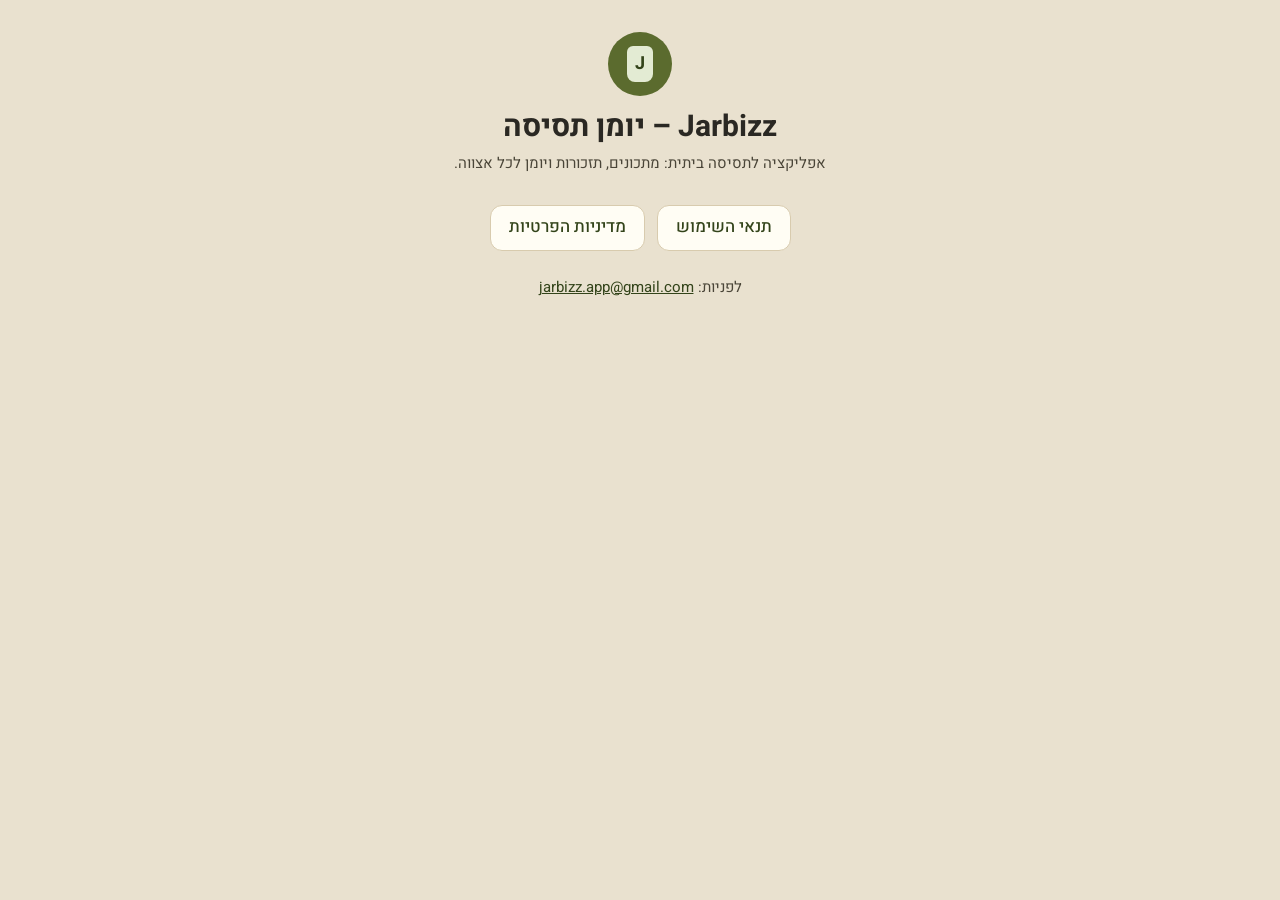
<file: index.html>
<!doctype html>
<html lang="he" dir="rtl">
<head>
<meta charset="utf-8">
<meta name="viewport" content="width=device-width, initial-scale=1">
<title>Jarbizz – יומן תסיסה</title>
<link rel="preconnect" href="https://fonts.googleapis.com">
<link href="https://fonts.googleapis.com/css2?family=Heebo:wght@400;500;700&amp;display=swap" rel="stylesheet">
<link rel="stylesheet" href="style.css">
</head>
<body>
<main>
<header>
  <div class="logo" aria-hidden="true"><span>J</span></div>
  <h1>Jarbizz – יומן תסיסה</h1>
  <p class="updated">אפליקציה לתסיסה ביתית: מתכונים, תזכורות ויומן לכל אצווה.</p>
</header>
<nav>
  <a href="terms.html">תנאי השימוש</a>
  <a href="privacy.html">מדיניות הפרטיות</a>
</nav>
<footer>לפניות: <a href="mailto:jarbizz.app@gmail.com" dir="ltr">jarbizz.app@gmail.com</a></footer>
</main>
</body>
</html>
</file>
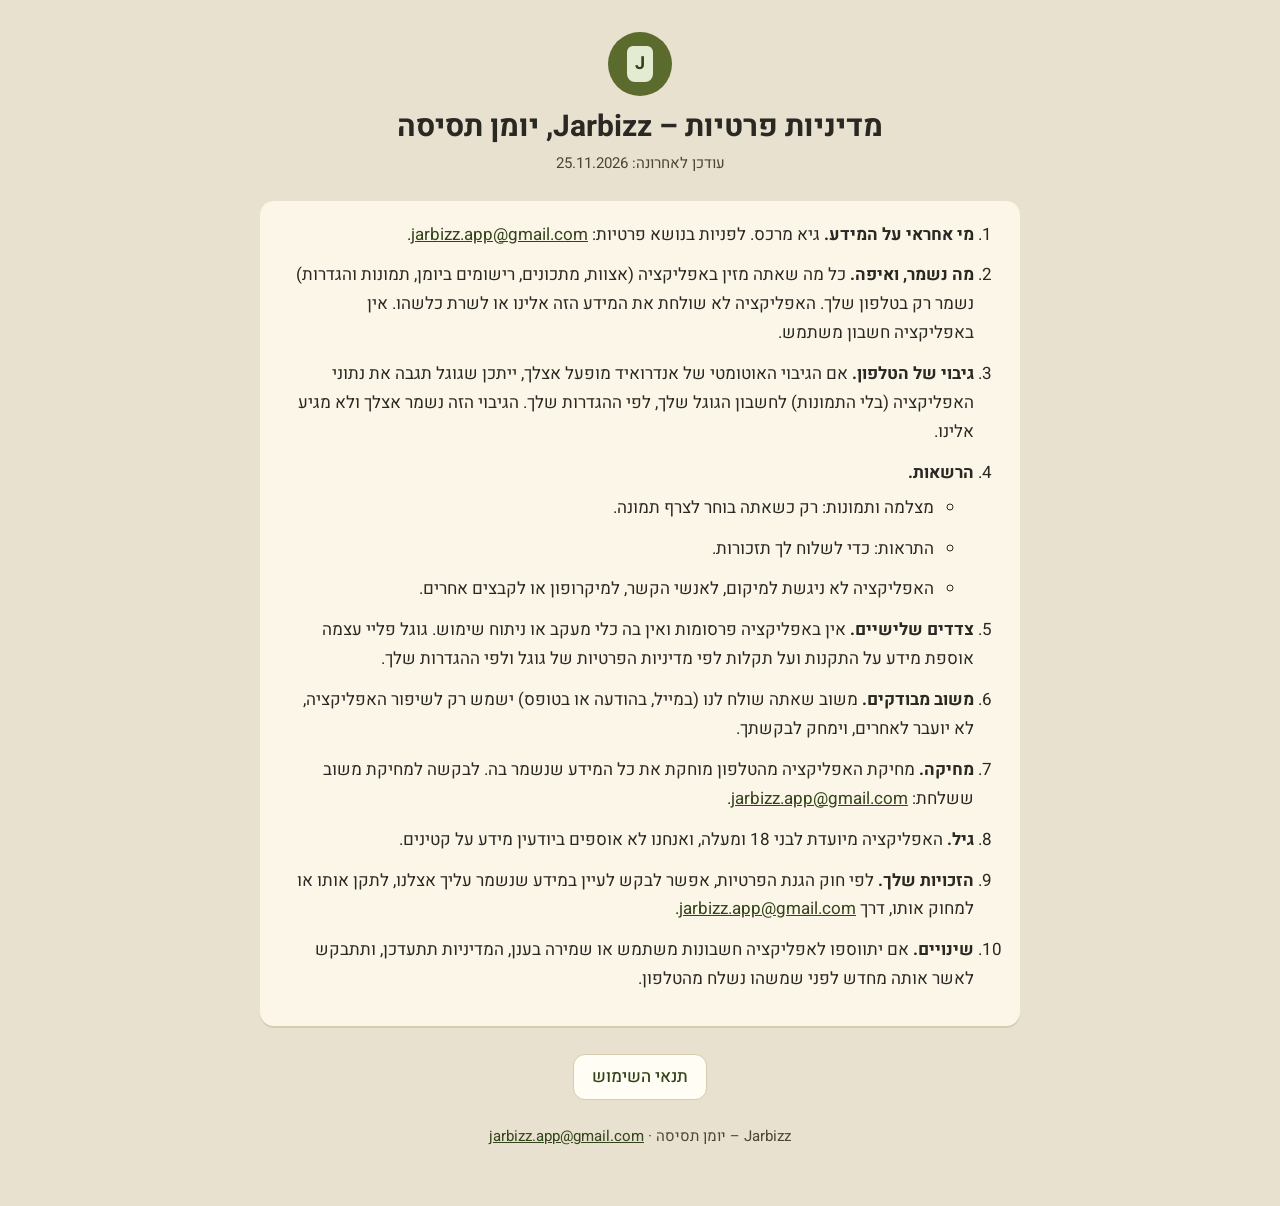
<file: privacy.html>
<!doctype html>
<html lang="he" dir="rtl">
<head>
<meta charset="utf-8">
<meta name="viewport" content="width=device-width, initial-scale=1">
<title>מדיניות פרטיות – Jarbizz, יומן תסיסה</title>
<link rel="preconnect" href="https://fonts.googleapis.com">
<link href="https://fonts.googleapis.com/css2?family=Heebo:wght@400;500;700&amp;display=swap" rel="stylesheet">
<link rel="stylesheet" href="style.css">
</head>
<body>
<main>
<header>
  <div class="logo" aria-hidden="true"><span>J</span></div>
  <h1>מדיניות פרטיות – Jarbizz, יומן תסיסה</h1>
  <p class="updated">עודכן לאחרונה: 25.11.2026</p>
</header>

<div class="card">
<ol>
  <li><strong>מי אחראי על המידע.</strong> גיא מרכס. לפניות בנושא פרטיות: <a href="mailto:jarbizz.app@gmail.com" dir="ltr">jarbizz.app@gmail.com</a>.</li>
  <li><strong>מה נשמר, ואיפה.</strong> כל מה שאתה מזין באפליקציה (אצוות, מתכונים, רישומים ביומן, תמונות והגדרות) נשמר רק בטלפון שלך. האפליקציה לא שולחת את המידע הזה אלינו או לשרת כלשהו. אין באפליקציה חשבון משתמש.</li>
  <li><strong>גיבוי של הטלפון.</strong> אם הגיבוי האוטומטי של אנדרואיד מופעל אצלך, ייתכן שגוגל תגבה את נתוני האפליקציה (בלי התמונות) לחשבון הגוגל שלך, לפי ההגדרות שלך. הגיבוי הזה נשמר אצלך ולא מגיע אלינו.</li>
  <li><strong>הרשאות.</strong>
    <ul>
      <li>מצלמה ותמונות: רק כשאתה בוחר לצרף תמונה.</li>
      <li>התראות: כדי לשלוח לך תזכורות.</li>
      <li>האפליקציה לא ניגשת למיקום, לאנשי הקשר, למיקרופון או לקבצים אחרים.</li>
    </ul>
  </li>
  <li><strong>צדדים שלישיים.</strong> אין באפליקציה פרסומות ואין בה כלי מעקב או ניתוח שימוש. גוגל פליי עצמה אוספת מידע על התקנות ועל תקלות לפי מדיניות הפרטיות של גוגל ולפי ההגדרות שלך.</li>
  <li><strong>משוב מבודקים.</strong> משוב שאתה שולח לנו (במייל, בהודעה או בטופס) ישמש רק לשיפור האפליקציה, לא יועבר לאחרים, וימחק לבקשתך.</li>
  <li><strong>מחיקה.</strong> מחיקת האפליקציה מהטלפון מוחקת את כל המידע שנשמר בה. לבקשה למחיקת משוב ששלחת: <a href="mailto:jarbizz.app@gmail.com" dir="ltr">jarbizz.app@gmail.com</a>.</li>
  <li><strong>גיל.</strong> האפליקציה מיועדת לבני 18 ומעלה, ואנחנו לא אוספים ביודעין מידע על קטינים.</li>
  <li><strong>הזכויות שלך.</strong> לפי חוק הגנת הפרטיות, אפשר לבקש לעיין במידע שנשמר עליך אצלנו, לתקן אותו או למחוק אותו, דרך <a href="mailto:jarbizz.app@gmail.com" dir="ltr">jarbizz.app@gmail.com</a>.</li>
  <li><strong>שינויים.</strong> אם יתווספו לאפליקציה חשבונות משתמש או שמירה בענן, המדיניות תתעדכן, ותתבקש לאשר אותה מחדש לפני שמשהו נשלח מהטלפון.</li>
</ol>
</div>

<nav><a href="terms.html">תנאי השימוש</a></nav>
<footer>Jarbizz – יומן תסיסה · <a href="mailto:jarbizz.app@gmail.com" dir="ltr">jarbizz.app@gmail.com</a></footer>
</main>
</body>
</html>
</file>
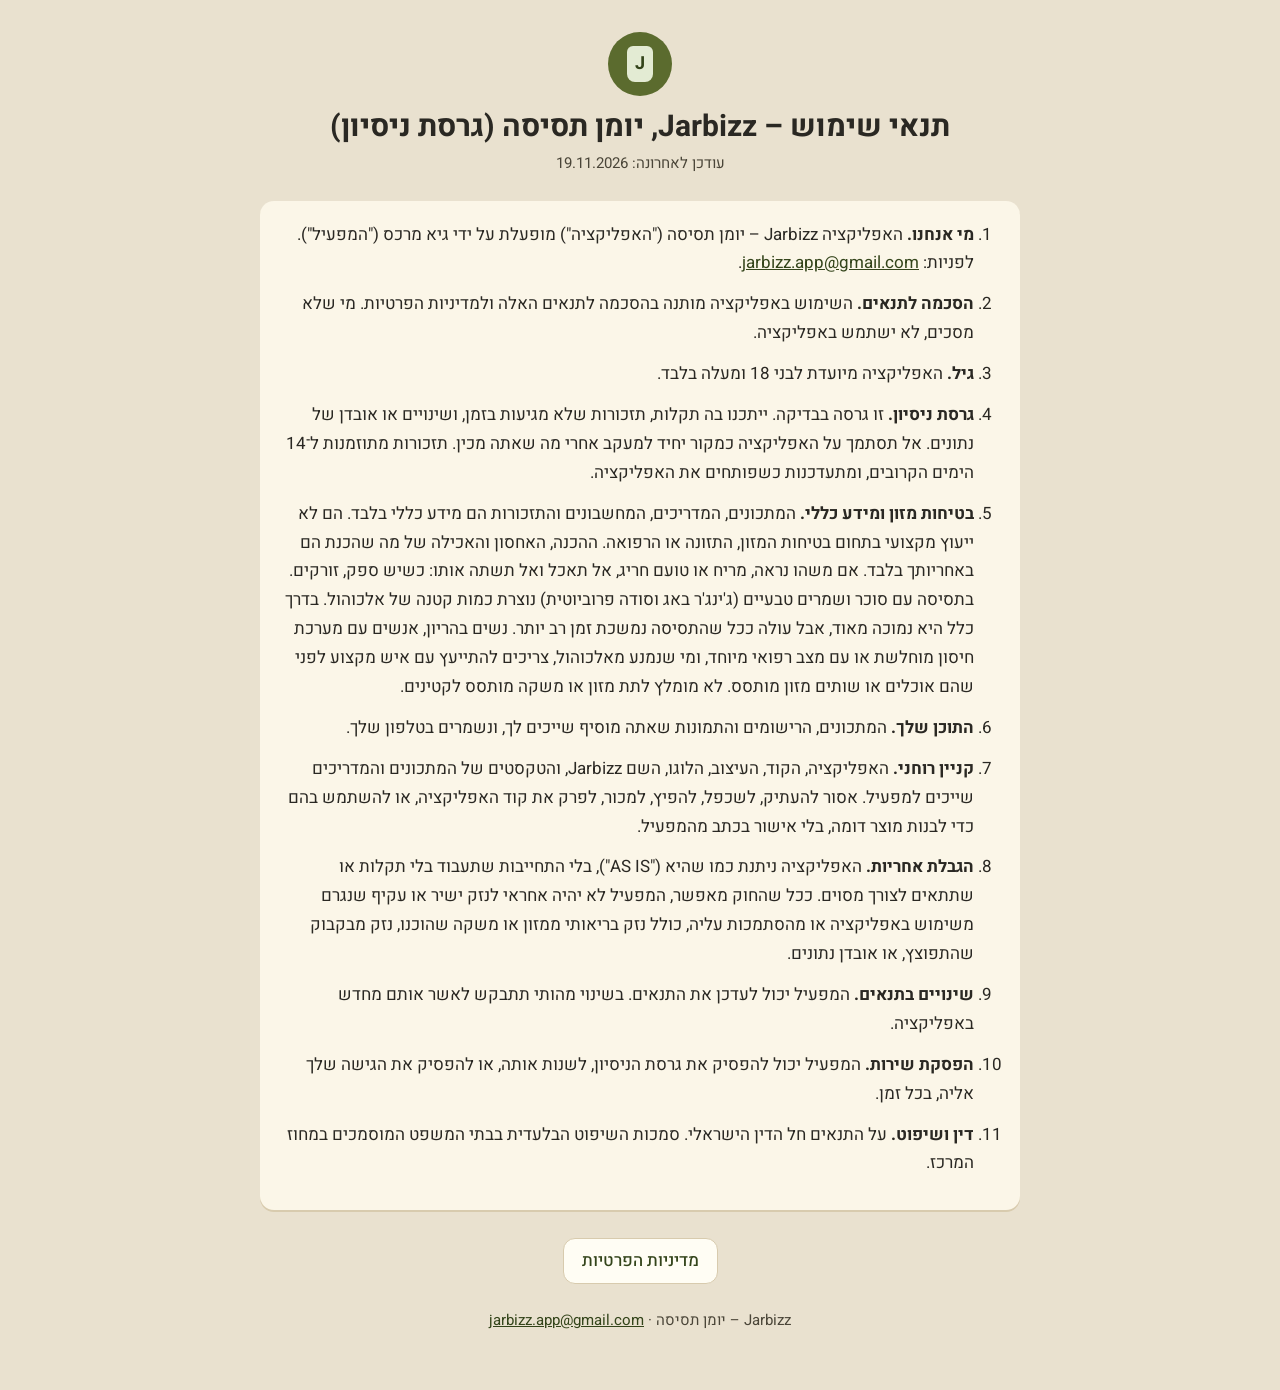
<file: terms.html>
<!doctype html>
<html lang="he" dir="rtl">
<head>
<meta charset="utf-8">
<meta name="viewport" content="width=device-width, initial-scale=1">
<title>תנאי שימוש – Jarbizz, יומן תסיסה</title>
<link rel="preconnect" href="https://fonts.googleapis.com">
<link href="https://fonts.googleapis.com/css2?family=Heebo:wght@400;500;700&amp;display=swap" rel="stylesheet">
<link rel="stylesheet" href="style.css">
</head>
<body>
<main>
<header>
  <div class="logo" aria-hidden="true"><span>J</span></div>
  <h1>תנאי שימוש – Jarbizz, יומן תסיסה (גרסת ניסיון)</h1>
  <p class="updated">עודכן לאחרונה: 19.11.2026</p>
</header>

<div class="card">
<ol>
  <li><strong>מי אנחנו.</strong> האפליקציה Jarbizz – יומן תסיסה ("האפליקציה") מופעלת על ידי גיא מרכס ("המפעיל"). לפניות: <a href="mailto:jarbizz.app@gmail.com" dir="ltr">jarbizz.app@gmail.com</a>.</li>
  <li><strong>הסכמה לתנאים.</strong> השימוש באפליקציה מותנה בהסכמה לתנאים האלה ולמדיניות הפרטיות. מי שלא מסכים, לא ישתמש באפליקציה.</li>
  <li><strong>גיל.</strong> האפליקציה מיועדת לבני 18 ומעלה בלבד.</li>
  <li><strong>גרסת ניסיון.</strong> זו גרסה בבדיקה. ייתכנו בה תקלות, תזכורות שלא מגיעות בזמן, ושינויים או אובדן של נתונים. אל תסתמך על האפליקציה כמקור יחיד למעקב אחרי מה שאתה מכין. תזכורות מתוזמנות ל־14 הימים הקרובים, ומתעדכנות כשפותחים את האפליקציה.</li>
  <li><strong>בטיחות מזון ומידע כללי.</strong> המתכונים, המדריכים, המחשבונים והתזכורות הם מידע כללי בלבד. הם לא ייעוץ מקצועי בתחום בטיחות המזון, התזונה או הרפואה. ההכנה, האחסון והאכילה של מה שהכנת הם באחריותך בלבד. אם משהו נראה, מריח או טועם חריג, אל תאכל ואל תשתה אותו: כשיש ספק, זורקים. בתסיסה עם סוכר ושמרים טבעיים (ג'ינג'ר באג וסודה פרוביוטית) נוצרת כמות קטנה של אלכוהול. בדרך כלל היא נמוכה מאוד, אבל עולה ככל שהתסיסה נמשכת זמן רב יותר. נשים בהריון, אנשים עם מערכת חיסון מוחלשת או עם מצב רפואי מיוחד, ומי שנמנע מאלכוהול, צריכים להתייעץ עם איש מקצוע לפני שהם אוכלים או שותים מזון מותסס. לא מומלץ לתת מזון או משקה מותסס לקטינים.</li>
  <li><strong>התוכן שלך.</strong> המתכונים, הרישומים והתמונות שאתה מוסיף שייכים לך, ונשמרים בטלפון שלך.</li>
  <li><strong>קניין רוחני.</strong> האפליקציה, הקוד, העיצוב, הלוגו, השם Jarbizz, והטקסטים של המתכונים והמדריכים שייכים למפעיל. אסור להעתיק, לשכפל, להפיץ, למכור, לפרק את קוד האפליקציה, או להשתמש בהם כדי לבנות מוצר דומה, בלי אישור בכתב מהמפעיל.</li>
  <li><strong>הגבלת אחריות.</strong> האפליקציה ניתנת כמו שהיא ("AS IS"), בלי התחייבות שתעבוד בלי תקלות או שתתאים לצורך מסוים. ככל שהחוק מאפשר, המפעיל לא יהיה אחראי לנזק ישיר או עקיף שנגרם משימוש באפליקציה או מהסתמכות עליה, כולל נזק בריאותי ממזון או משקה שהוכנו, נזק מבקבוק שהתפוצץ, או אובדן נתונים.</li>
  <li><strong>שינויים בתנאים.</strong> המפעיל יכול לעדכן את התנאים. בשינוי מהותי תתבקש לאשר אותם מחדש באפליקציה.</li>
  <li><strong>הפסקת שירות.</strong> המפעיל יכול להפסיק את גרסת הניסיון, לשנות אותה, או להפסיק את הגישה שלך אליה, בכל זמן.</li>
  <li><strong>דין ושיפוט.</strong> על התנאים חל הדין הישראלי. סמכות השיפוט הבלעדית בבתי המשפט המוסמכים במחוז המרכז.</li>
</ol>
</div>

<nav><a href="privacy.html">מדיניות הפרטיות</a></nav>
<footer>Jarbizz – יומן תסיסה · <a href="mailto:jarbizz.app@gmail.com" dir="ltr">jarbizz.app@gmail.com</a></footer>
</main>
</body>
</html>
</file>
<file: style.css>
body {
  margin: 0; background: #E9E1CF; color: #2A2823;
  font-family: 'Heebo', Arial, sans-serif; font-size: 17px; line-height: 1.7;
}
main { max-width: 760px; margin: 0 auto; padding: 32px 20px 56px; }
header { text-align: center; margin-bottom: 24px; }
.logo {
  width: 64px; height: 64px; border-radius: 999px; background: #5B6B2E;
  display: inline-flex; align-items: center; justify-content: center;
}
.logo span {
  width: 26px; height: 36px; border-radius: 6px 6px 8px 8px; background: #E3EBD3; color: #33441A;
  display: flex; align-items: center; justify-content: center; font-size: 18px; font-weight: 700;
}
h1 { font-size: 30px; margin: 12px 0 4px; line-height: 1.3; }
.updated { color: #4A4538; font-size: 15px; margin: 0; }
.card { background: #FBF6E8; border-radius: 14px; padding: 20px 24px; box-shadow: 0 2px 0 #D8CBAE; }
ol { padding-inline-start: 22px; margin: 0; }
li { margin-bottom: 12px; }
li ul { margin-top: 6px; }
nav { display: flex; gap: 12px; justify-content: center; flex-wrap: wrap; margin-top: 28px; }
nav a {
  min-height: 44px; padding: 0 18px; border: 1.5px solid #D8CBAE; border-radius: 12px; background: #FFFDF4;
  display: inline-flex; align-items: center; color: #33441A; font-weight: 500; text-decoration: none;
}
footer { text-align: center; color: #4A4538; font-size: 15px; margin-top: 24px; }
a { color: #33441A; }
</file>
